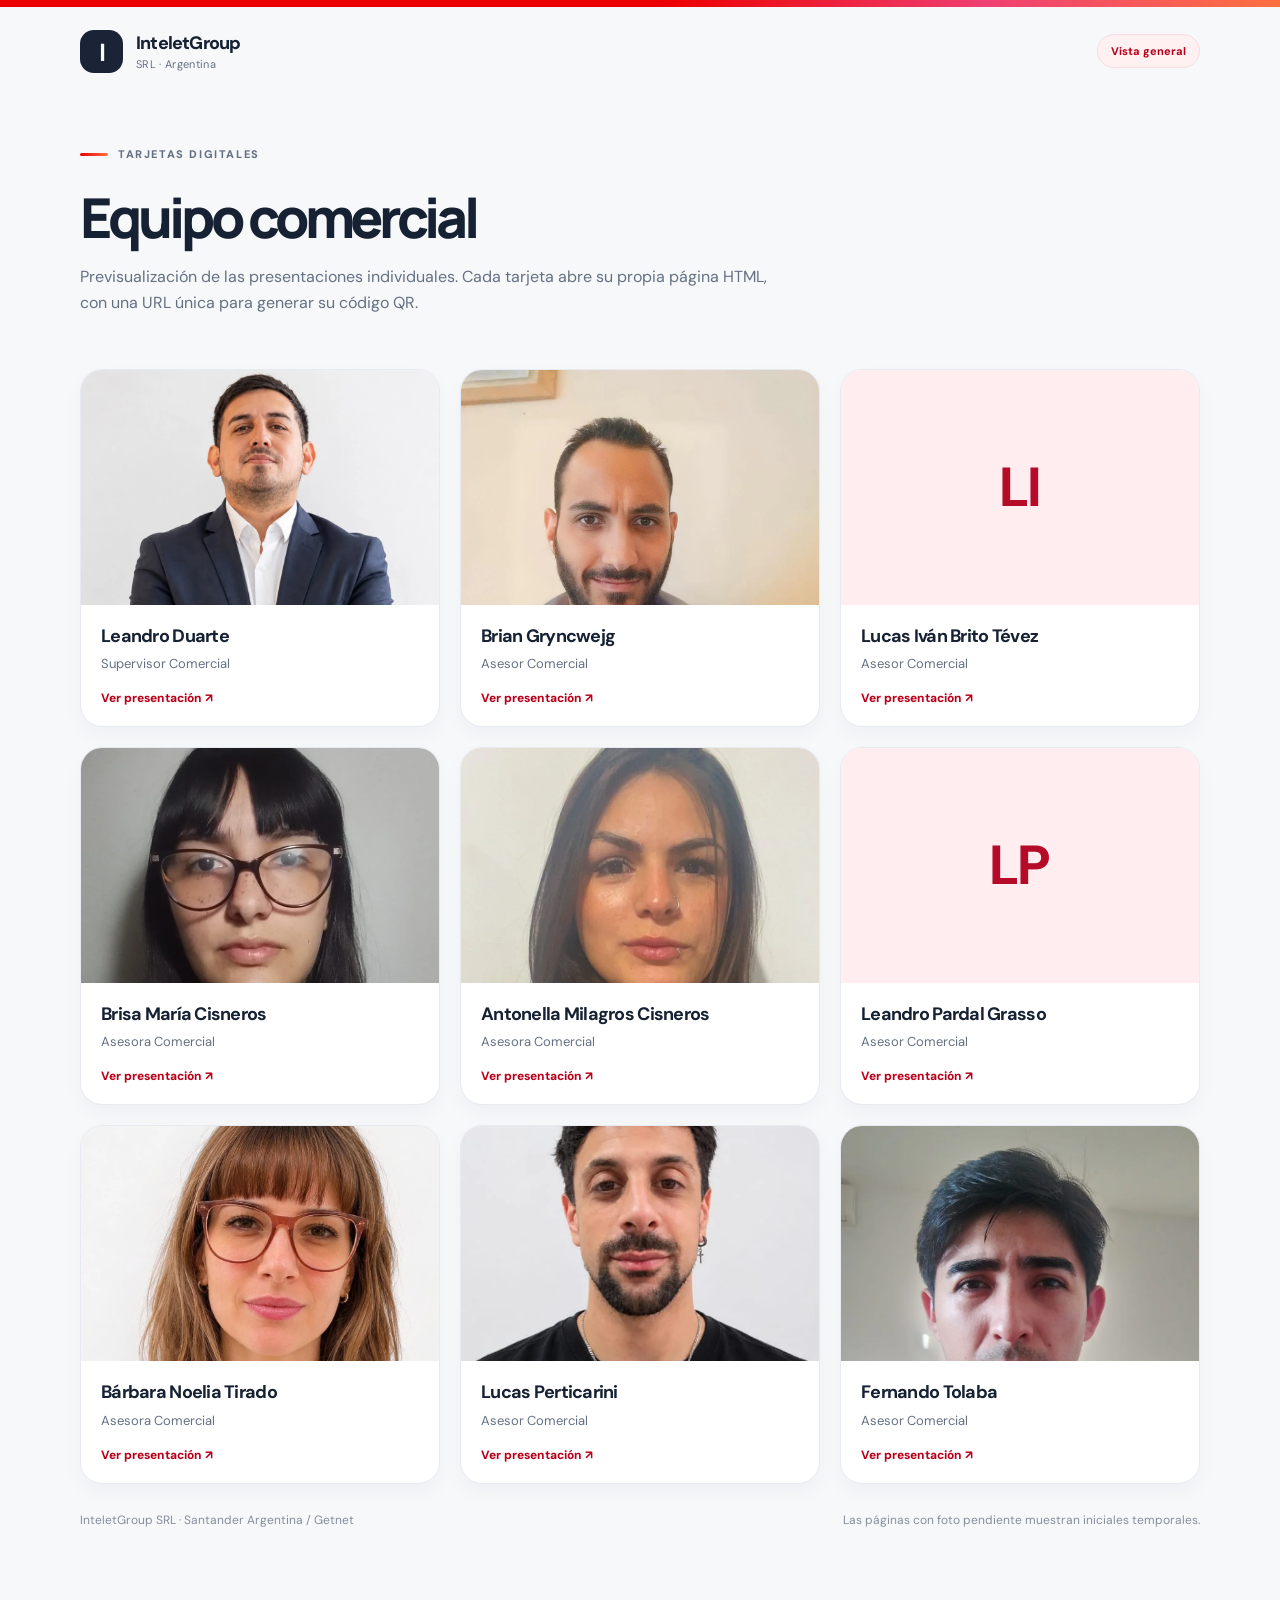
<file: index.html>
<!doctype html><html lang="es-AR"><head><meta charset="utf-8"><meta name="viewport" content="width=device-width,initial-scale=1"><meta name="robots" content="noindex,nofollow"><meta name="theme-color" content="#ec0000"><title>Presentaciones comerciales | InteletGroup SRL</title><link rel="stylesheet" href="assets/css/style.css"></head><body><div class="brand-stripe"></div><header class="site-header shell"><div class="site-brand"><div class="site-symbol">I</div><div class="brand-copy"><b>InteletGroup</b><small>SRL · Argentina</small></div></div><span class="tag-top">Vista general</span></header><main class="shell"><div class="index-head"><p class="eyebrow">Tarjetas digitales</p><h1>Equipo comercial</h1><p>Previsualización de las presentaciones individuales. Cada tarjeta abre su propia página HTML, con una URL única para generar su código QR.</p></div><div class="people"><a class="person" href="leandro-duarte/"><div class="person-image"><img src="assets/fotos/leandro-duarte.webp" alt="" loading="lazy"></div><div class="person-text"><strong>Leandro Duarte</strong><small>Supervisor Comercial</small><span class="go">Ver presentación ↗</span></div></a><a class="person" href="brian-gryncwejg/"><div class="person-image"><img src="assets/fotos/brian-gryncwejg.webp" alt="" loading="lazy"></div><div class="person-text"><strong>Brian Gryncwejg</strong><small>Asesor Comercial</small><span class="go">Ver presentación ↗</span></div></a><a class="person" href="lucas-ivan-brito-tevez/"><div class="person-image"><div class="no-photo">LI</div></div><div class="person-text"><strong>Lucas Iván Brito Tévez</strong><small>Asesor Comercial</small><span class="go">Ver presentación ↗</span></div></a><a class="person" href="brisa-maria-cisneros/"><div class="person-image"><img src="assets/fotos/brisa-maria-cisneros.webp" alt="" loading="lazy"></div><div class="person-text"><strong>Brisa María Cisneros</strong><small>Asesora Comercial</small><span class="go">Ver presentación ↗</span></div></a><a class="person" href="antonella-milagros-cisneros/"><div class="person-image"><img src="assets/fotos/antonella-milagros-cisneros.webp" alt="" loading="lazy"></div><div class="person-text"><strong>Antonella Milagros Cisneros</strong><small>Asesora Comercial</small><span class="go">Ver presentación ↗</span></div></a><a class="person" href="leandro-pardal-grasso/"><div class="person-image"><div class="no-photo">LP</div></div><div class="person-text"><strong>Leandro Pardal Grasso</strong><small>Asesor Comercial</small><span class="go">Ver presentación ↗</span></div></a><a class="person" href="barbara-noelia-tirado/"><div class="person-image"><img src="assets/fotos/barbara-noelia-tirado.webp" alt="" loading="lazy"></div><div class="person-text"><strong>Bárbara Noelia Tirado</strong><small>Asesora Comercial</small><span class="go">Ver presentación ↗</span></div></a><a class="person" href="lucas-perticarini/"><div class="person-image"><img src="assets/fotos/lucas-perticarini.webp" alt="" loading="lazy"></div><div class="person-text"><strong>Lucas Perticarini</strong><small>Asesor Comercial</small><span class="go">Ver presentación ↗</span></div></a><a class="person" href="fernando-tolaba/"><div class="person-image"><img src="assets/fotos/fernando-tolaba.webp" alt="" loading="lazy"></div><div class="person-text"><strong>Fernando Tolaba</strong><small>Asesor Comercial</small><span class="go">Ver presentación ↗</span></div></a></div><footer class="footer"><span>InteletGroup SRL · Santander Argentina / Getnet</span><span>Las páginas con foto pendiente muestran iniciales temporales.</span></footer></main></body></html>
</file>
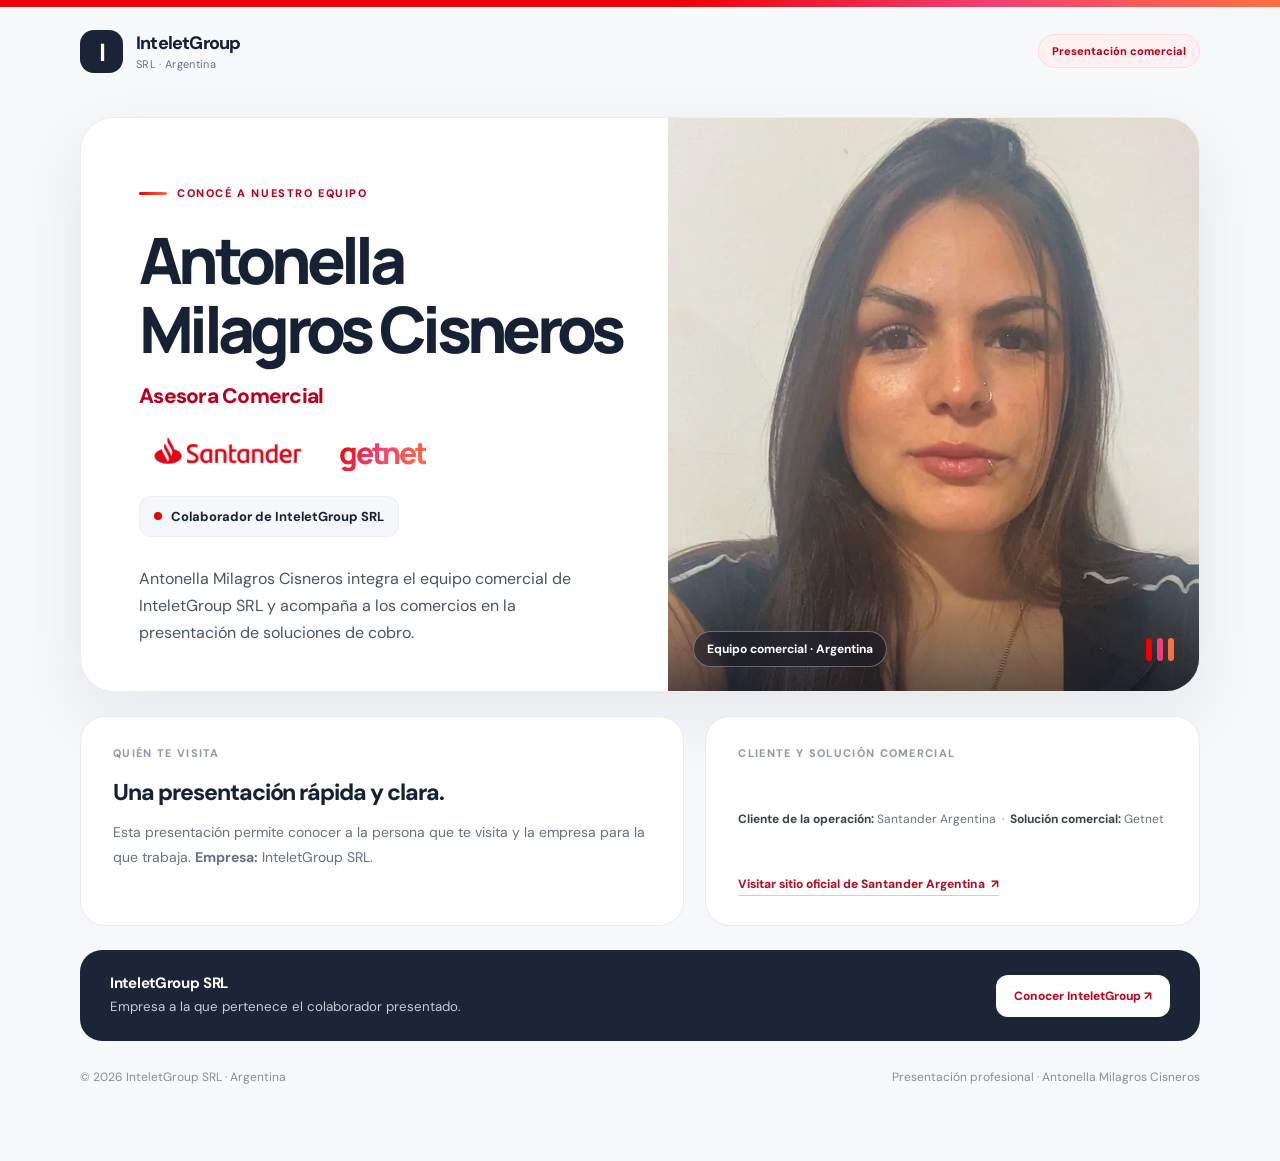
<file: antonella-milagros-cisneros/index.html>
<!doctype html>
<html lang="es-AR">
<head>
  <meta charset="utf-8"><meta name="viewport" content="width=device-width,initial-scale=1">
  <meta name="theme-color" content="#ec0000"><meta name="robots" content="noindex,nofollow">
  <meta name="description" content="Presentación de Antonella Milagros Cisneros, asesora comercial de InteletGroup SRL. Operación comercial Santander Argentina y Getnet.">
  <meta property="og:title" content="Antonella Milagros Cisneros · Asesora Comercial · InteletGroup SRL"><meta property="og:description" content="Presentación del equipo comercial de InteletGroup SRL para Santander Argentina y Getnet.">
  <title>Antonella Milagros Cisneros | Asesora Comercial | InteletGroup SRL</title>
  <link rel="stylesheet" href="../assets/css/style.css">
</head>
<body>
  <div class="brand-stripe" aria-hidden="true"></div>
  <header class="site-header shell">
    <div class="site-brand"><div class="site-symbol" aria-hidden="true">I</div><div class="brand-copy"><b>InteletGroup</b><small>SRL · Argentina</small></div></div>
    <span class="tag-top">Presentación comercial</span>
  </header>
  <main class="shell">
    <section class="hero" aria-labelledby="nombre">
      <div class="hero-copy">
        <p class="eyebrow">Conocé a nuestro equipo</p>
        <h1 id="nombre">Antonella Milagros Cisneros</h1>
        <p class="role">Asesora Comercial</p>
        <div class="hero-brand-logos">
          <a class="santander-logo-link" href="https://www.santander.com.ar/" target="_blank" rel="noopener noreferrer" aria-label="Abrir el sitio oficial de Santander Argentina" title="Santander Argentina — sitio oficial">
            <img class="santander-logo" src="../assets/logos/santander-argentina.png" alt="Santander" width="205" height="56">
          </a>
          <span class="getnet-word" aria-label="Getnet">getnet</span>
        </div>
        <div class="identity"><span class="point" aria-hidden="true"></span> Colaborador de InteletGroup SRL</div>
        <p class="desc">Antonella Milagros Cisneros integra el equipo comercial de InteletGroup SRL y acompaña a los comercios en la presentación de soluciones de cobro.</p>
      </div>
      <div class="hero-photo"><img class="photo" src="../assets/fotos/antonella-milagros-cisneros.webp" alt="Fotografía de Antonella Milagros Cisneros" width="900" height="1100">
        <div class="photo-overlay" aria-hidden="true"></div>
        <div class="photo-chip"><span class="tag">Equipo comercial · Argentina</span><span class="mini-bars" aria-hidden="true"><i></i><i></i><i></i></span></div>
      </div>
    </section>
    <section class="info-layout" aria-label="Información de la presentación">
      <div class="info-panel"><p class="kicker">Quién te visita</p><h2 class="info-title">Una presentación rápida y clara.</h2><p>Esta presentación permite conocer a la persona que te visita y la empresa para la que trabaja. <strong>Empresa:</strong> InteletGroup SRL.</p></div>
      <div class="brand-panel">
        <p class="kicker">Cliente y solución comercial</p>
        <p class="brand-label"><strong>Cliente de la operación:</strong> Santander Argentina &nbsp;·&nbsp; <strong>Solución comercial:</strong> Getnet</p>
        <a class="santander-official-link" href="https://www.santander.com.ar/" target="_blank" rel="noopener noreferrer">Visitar sitio oficial de Santander Argentina <span aria-hidden="true">↗</span></a>
      </div>
    </section>
    <div class="bottom"><div><b>InteletGroup SRL</b><small>Empresa a la que pertenece el colaborador presentado.</small></div><a href="https://www.inteletgroup.com/" target="_blank" rel="noopener noreferrer">Conocer InteletGroup ↗</a></div>
    <footer class="footer"><span>© 2026 InteletGroup SRL · Argentina</span><span>Presentación profesional · Antonella Milagros Cisneros</span></footer>
  </main>
</body>
</html>
</file>
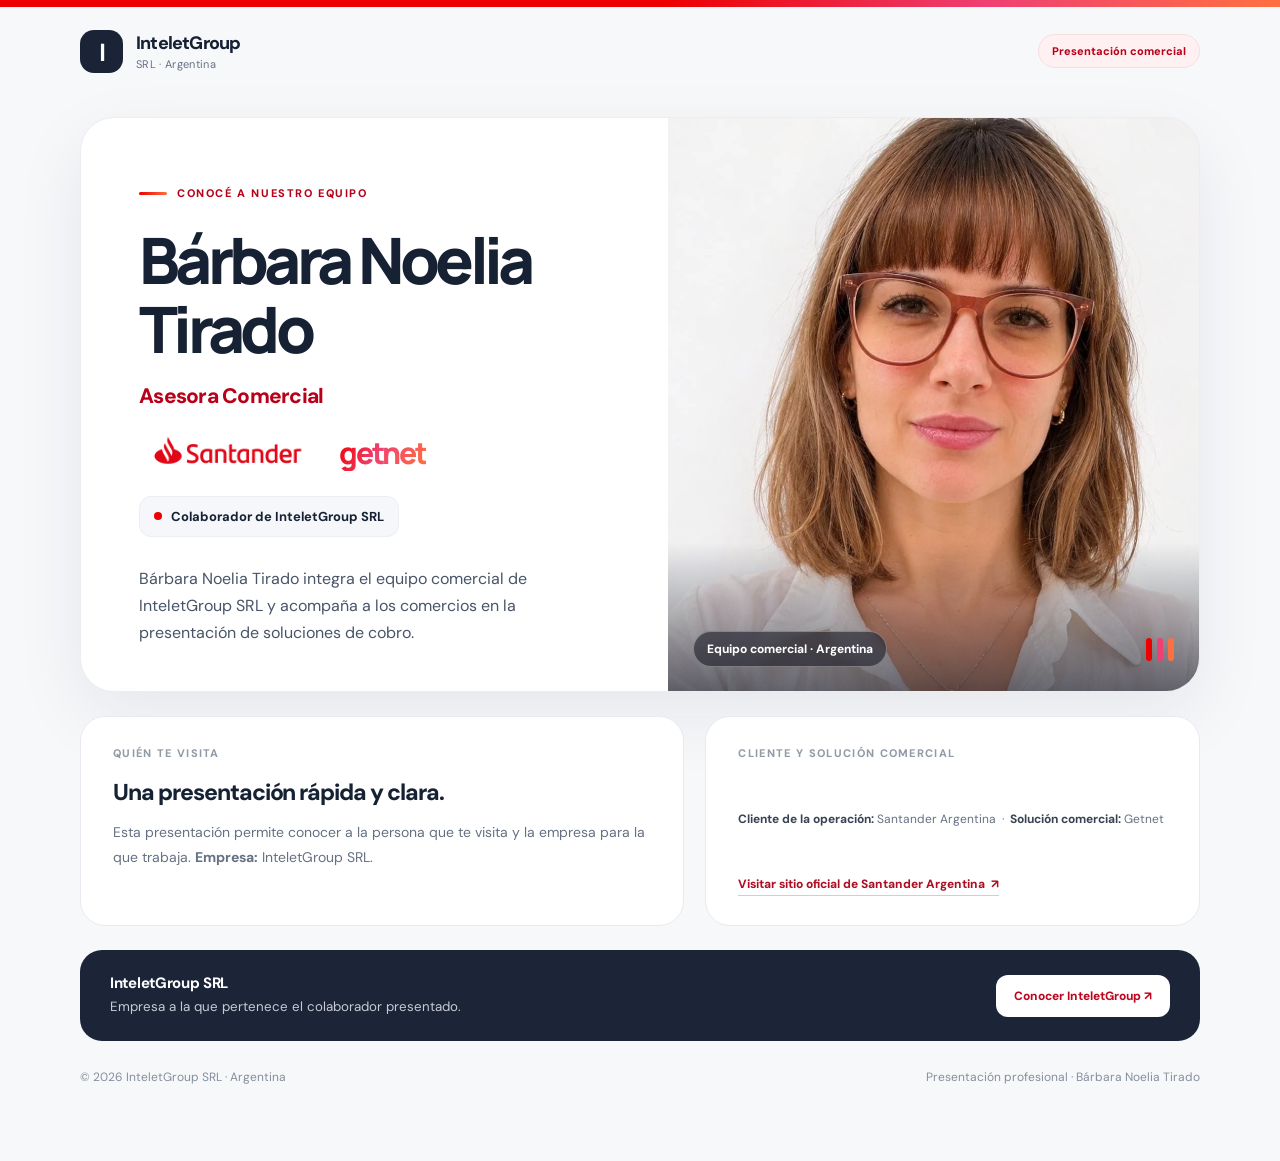
<file: barbara-noelia-tirado/index.html>
<!doctype html>
<html lang="es-AR">
<head>
  <meta charset="utf-8"><meta name="viewport" content="width=device-width,initial-scale=1">
  <meta name="theme-color" content="#ec0000"><meta name="robots" content="noindex,nofollow">
  <meta name="description" content="Presentación de Bárbara Noelia Tirado, asesora comercial de InteletGroup SRL. Operación comercial Santander Argentina y Getnet.">
  <meta property="og:title" content="Bárbara Noelia Tirado · Asesora Comercial · InteletGroup SRL"><meta property="og:description" content="Presentación del equipo comercial de InteletGroup SRL para Santander Argentina y Getnet.">
  <title>Bárbara Noelia Tirado | Asesora Comercial | InteletGroup SRL</title>
  <link rel="stylesheet" href="../assets/css/style.css">
</head>
<body>
  <div class="brand-stripe" aria-hidden="true"></div>
  <header class="site-header shell">
    <div class="site-brand"><div class="site-symbol" aria-hidden="true">I</div><div class="brand-copy"><b>InteletGroup</b><small>SRL · Argentina</small></div></div>
    <span class="tag-top">Presentación comercial</span>
  </header>
  <main class="shell">
    <section class="hero" aria-labelledby="nombre">
      <div class="hero-copy">
        <p class="eyebrow">Conocé a nuestro equipo</p>
        <h1 id="nombre">Bárbara Noelia Tirado</h1>
        <p class="role">Asesora Comercial</p>
        <div class="hero-brand-logos">
          <a class="santander-logo-link" href="https://www.santander.com.ar/" target="_blank" rel="noopener noreferrer" aria-label="Abrir el sitio oficial de Santander Argentina" title="Santander Argentina — sitio oficial">
            <img class="santander-logo" src="../assets/logos/santander-argentina.png" alt="Santander" width="205" height="56">
          </a>
          <span class="getnet-word" aria-label="Getnet">getnet</span>
        </div>
        <div class="identity"><span class="point" aria-hidden="true"></span> Colaborador de InteletGroup SRL</div>
        <p class="desc">Bárbara Noelia Tirado integra el equipo comercial de InteletGroup SRL y acompaña a los comercios en la presentación de soluciones de cobro.</p>
      </div>
      <div class="hero-photo"><img class="photo" src="../assets/fotos/barbara-noelia-tirado.webp" alt="Fotografía de Bárbara Noelia Tirado" width="900" height="1100">
        <div class="photo-overlay" aria-hidden="true"></div>
        <div class="photo-chip"><span class="tag">Equipo comercial · Argentina</span><span class="mini-bars" aria-hidden="true"><i></i><i></i><i></i></span></div>
      </div>
    </section>
    <section class="info-layout" aria-label="Información de la presentación">
      <div class="info-panel"><p class="kicker">Quién te visita</p><h2 class="info-title">Una presentación rápida y clara.</h2><p>Esta presentación permite conocer a la persona que te visita y la empresa para la que trabaja. <strong>Empresa:</strong> InteletGroup SRL.</p></div>
      <div class="brand-panel">
        <p class="kicker">Cliente y solución comercial</p>
        <p class="brand-label"><strong>Cliente de la operación:</strong> Santander Argentina &nbsp;·&nbsp; <strong>Solución comercial:</strong> Getnet</p>
        <a class="santander-official-link" href="https://www.santander.com.ar/" target="_blank" rel="noopener noreferrer">Visitar sitio oficial de Santander Argentina <span aria-hidden="true">↗</span></a>
      </div>
    </section>
    <div class="bottom"><div><b>InteletGroup SRL</b><small>Empresa a la que pertenece el colaborador presentado.</small></div><a href="https://www.inteletgroup.com/" target="_blank" rel="noopener noreferrer">Conocer InteletGroup ↗</a></div>
    <footer class="footer"><span>© 2026 InteletGroup SRL · Argentina</span><span>Presentación profesional · Bárbara Noelia Tirado</span></footer>
  </main>
</body>
</html>
</file>
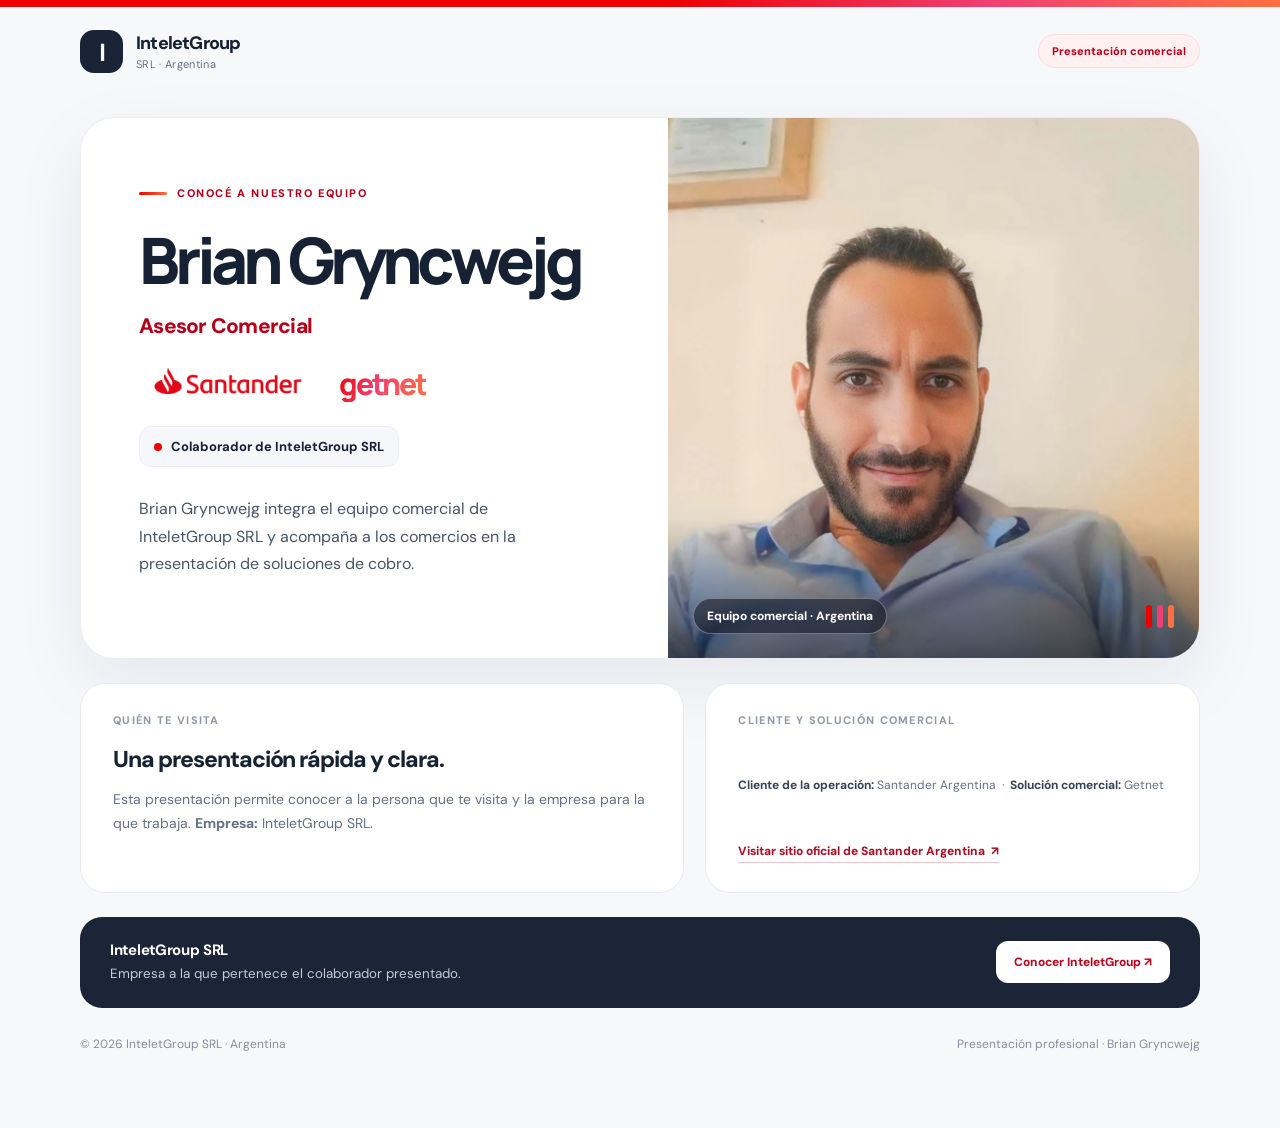
<file: brian-gryncwejg/index.html>
<!doctype html>
<html lang="es-AR">
<head>
  <meta charset="utf-8"><meta name="viewport" content="width=device-width,initial-scale=1">
  <meta name="theme-color" content="#ec0000"><meta name="robots" content="noindex,nofollow">
  <meta name="description" content="Presentación de Brian Gryncwejg, asesor comercial de InteletGroup SRL. Operación comercial Santander Argentina y Getnet.">
  <meta property="og:title" content="Brian Gryncwejg · Asesor Comercial · InteletGroup SRL"><meta property="og:description" content="Presentación del equipo comercial de InteletGroup SRL para Santander Argentina y Getnet.">
  <title>Brian Gryncwejg | Asesor Comercial | InteletGroup SRL</title>
  <link rel="stylesheet" href="../assets/css/style.css">
</head>
<body>
  <div class="brand-stripe" aria-hidden="true"></div>
  <header class="site-header shell">
    <div class="site-brand"><div class="site-symbol" aria-hidden="true">I</div><div class="brand-copy"><b>InteletGroup</b><small>SRL · Argentina</small></div></div>
    <span class="tag-top">Presentación comercial</span>
  </header>
  <main class="shell">
    <section class="hero" aria-labelledby="nombre">
      <div class="hero-copy">
        <p class="eyebrow">Conocé a nuestro equipo</p>
        <h1 id="nombre">Brian Gryncwejg</h1>
        <p class="role">Asesor Comercial</p>
        <div class="hero-brand-logos">
          <a class="santander-logo-link" href="https://www.santander.com.ar/" target="_blank" rel="noopener noreferrer" aria-label="Abrir el sitio oficial de Santander Argentina" title="Santander Argentina — sitio oficial">
            <img class="santander-logo" src="../assets/logos/santander-argentina.png" alt="Santander" width="205" height="56">
          </a>
          <span class="getnet-word" aria-label="Getnet">getnet</span>
        </div>
        <div class="identity"><span class="point" aria-hidden="true"></span> Colaborador de InteletGroup SRL</div>
        <p class="desc">Brian Gryncwejg integra el equipo comercial de InteletGroup SRL y acompaña a los comercios en la presentación de soluciones de cobro.</p>
      </div>
      <div class="hero-photo"><img class="photo" src="../assets/fotos/brian-gryncwejg.webp" alt="Fotografía de Brian Gryncwejg" width="900" height="1100">
        <div class="photo-overlay" aria-hidden="true"></div>
        <div class="photo-chip"><span class="tag">Equipo comercial · Argentina</span><span class="mini-bars" aria-hidden="true"><i></i><i></i><i></i></span></div>
      </div>
    </section>
    <section class="info-layout" aria-label="Información de la presentación">
      <div class="info-panel"><p class="kicker">Quién te visita</p><h2 class="info-title">Una presentación rápida y clara.</h2><p>Esta presentación permite conocer a la persona que te visita y la empresa para la que trabaja. <strong>Empresa:</strong> InteletGroup SRL.</p></div>
      <div class="brand-panel">
        <p class="kicker">Cliente y solución comercial</p>
        <p class="brand-label"><strong>Cliente de la operación:</strong> Santander Argentina &nbsp;·&nbsp; <strong>Solución comercial:</strong> Getnet</p>
        <a class="santander-official-link" href="https://www.santander.com.ar/" target="_blank" rel="noopener noreferrer">Visitar sitio oficial de Santander Argentina <span aria-hidden="true">↗</span></a>
      </div>
    </section>
    <div class="bottom"><div><b>InteletGroup SRL</b><small>Empresa a la que pertenece el colaborador presentado.</small></div><a href="https://www.inteletgroup.com/" target="_blank" rel="noopener noreferrer">Conocer InteletGroup ↗</a></div>
    <footer class="footer"><span>© 2026 InteletGroup SRL · Argentina</span><span>Presentación profesional · Brian Gryncwejg</span></footer>
  </main>
</body>
</html>
</file>
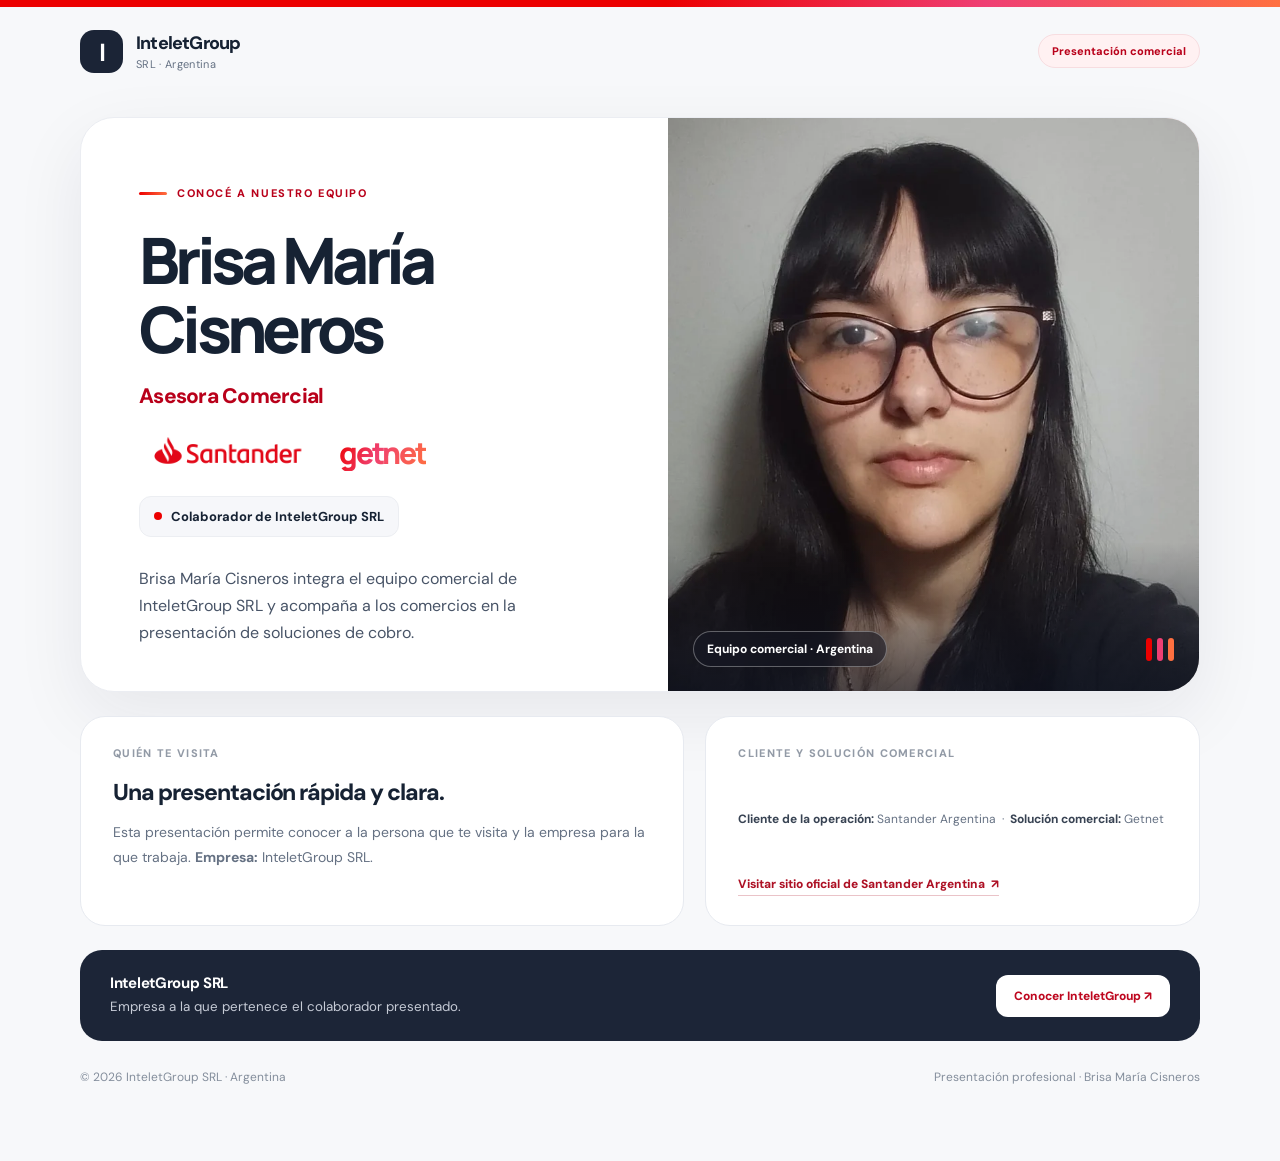
<file: brisa-maria-cisneros/index.html>
<!doctype html>
<html lang="es-AR">
<head>
  <meta charset="utf-8"><meta name="viewport" content="width=device-width,initial-scale=1">
  <meta name="theme-color" content="#ec0000"><meta name="robots" content="noindex,nofollow">
  <meta name="description" content="Presentación de Brisa María Cisneros, asesora comercial de InteletGroup SRL. Operación comercial Santander Argentina y Getnet.">
  <meta property="og:title" content="Brisa María Cisneros · Asesora Comercial · InteletGroup SRL"><meta property="og:description" content="Presentación del equipo comercial de InteletGroup SRL para Santander Argentina y Getnet.">
  <title>Brisa María Cisneros | Asesora Comercial | InteletGroup SRL</title>
  <link rel="stylesheet" href="../assets/css/style.css">
</head>
<body>
  <div class="brand-stripe" aria-hidden="true"></div>
  <header class="site-header shell">
    <div class="site-brand"><div class="site-symbol" aria-hidden="true">I</div><div class="brand-copy"><b>InteletGroup</b><small>SRL · Argentina</small></div></div>
    <span class="tag-top">Presentación comercial</span>
  </header>
  <main class="shell">
    <section class="hero" aria-labelledby="nombre">
      <div class="hero-copy">
        <p class="eyebrow">Conocé a nuestro equipo</p>
        <h1 id="nombre">Brisa María Cisneros</h1>
        <p class="role">Asesora Comercial</p>
        <div class="hero-brand-logos">
          <a class="santander-logo-link" href="https://www.santander.com.ar/" target="_blank" rel="noopener noreferrer" aria-label="Abrir el sitio oficial de Santander Argentina" title="Santander Argentina — sitio oficial">
            <img class="santander-logo" src="../assets/logos/santander-argentina.png" alt="Santander" width="205" height="56">
          </a>
          <span class="getnet-word" aria-label="Getnet">getnet</span>
        </div>
        <div class="identity"><span class="point" aria-hidden="true"></span> Colaborador de InteletGroup SRL</div>
        <p class="desc">Brisa María Cisneros integra el equipo comercial de InteletGroup SRL y acompaña a los comercios en la presentación de soluciones de cobro.</p>
      </div>
      <div class="hero-photo"><img class="photo" src="../assets/fotos/brisa-maria-cisneros.webp" alt="Fotografía de Brisa María Cisneros" width="900" height="1100">
        <div class="photo-overlay" aria-hidden="true"></div>
        <div class="photo-chip"><span class="tag">Equipo comercial · Argentina</span><span class="mini-bars" aria-hidden="true"><i></i><i></i><i></i></span></div>
      </div>
    </section>
    <section class="info-layout" aria-label="Información de la presentación">
      <div class="info-panel"><p class="kicker">Quién te visita</p><h2 class="info-title">Una presentación rápida y clara.</h2><p>Esta presentación permite conocer a la persona que te visita y la empresa para la que trabaja. <strong>Empresa:</strong> InteletGroup SRL.</p></div>
      <div class="brand-panel">
        <p class="kicker">Cliente y solución comercial</p>
        <p class="brand-label"><strong>Cliente de la operación:</strong> Santander Argentina &nbsp;·&nbsp; <strong>Solución comercial:</strong> Getnet</p>
        <a class="santander-official-link" href="https://www.santander.com.ar/" target="_blank" rel="noopener noreferrer">Visitar sitio oficial de Santander Argentina <span aria-hidden="true">↗</span></a>
      </div>
    </section>
    <div class="bottom"><div><b>InteletGroup SRL</b><small>Empresa a la que pertenece el colaborador presentado.</small></div><a href="https://www.inteletgroup.com/" target="_blank" rel="noopener noreferrer">Conocer InteletGroup ↗</a></div>
    <footer class="footer"><span>© 2026 InteletGroup SRL · Argentina</span><span>Presentación profesional · Brisa María Cisneros</span></footer>
  </main>
</body>
</html>
</file>
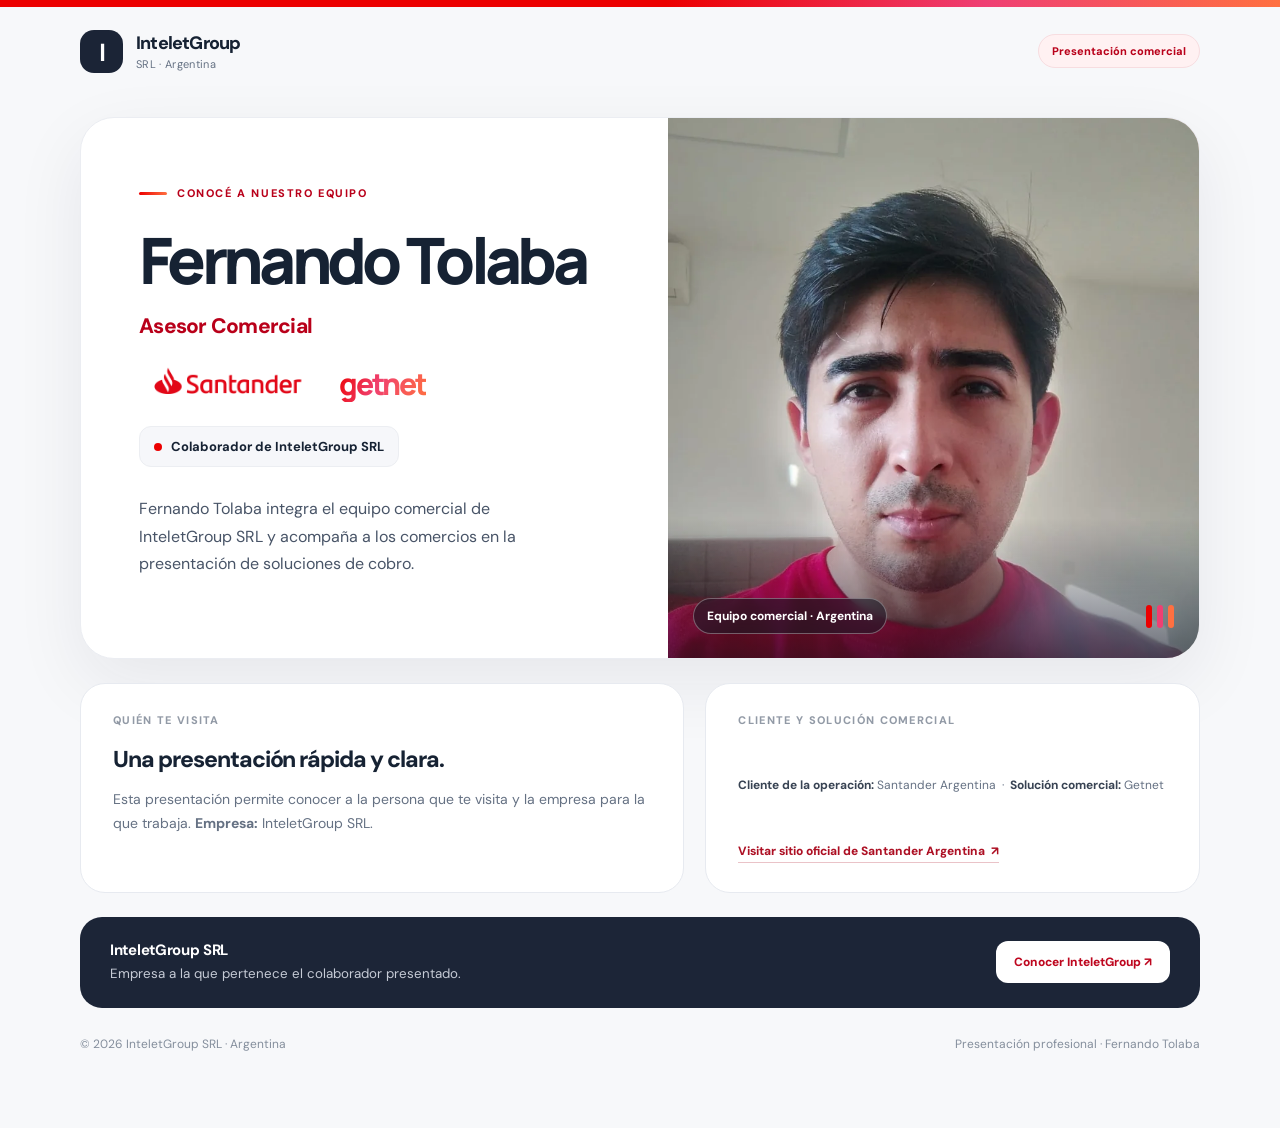
<file: fernando-tolaba/index.html>
<!doctype html>
<html lang="es-AR">
<head>
  <meta charset="utf-8"><meta name="viewport" content="width=device-width,initial-scale=1">
  <meta name="theme-color" content="#ec0000"><meta name="robots" content="noindex,nofollow">
  <meta name="description" content="Presentación de Fernando Tolaba, asesor comercial de InteletGroup SRL. Operación comercial Santander Argentina y Getnet.">
  <meta property="og:title" content="Fernando Tolaba · Asesor Comercial · InteletGroup SRL"><meta property="og:description" content="Presentación del equipo comercial de InteletGroup SRL para Santander Argentina y Getnet.">
  <title>Fernando Tolaba | Asesor Comercial | InteletGroup SRL</title>
  <link rel="stylesheet" href="../assets/css/style.css">
</head>
<body>
  <div class="brand-stripe" aria-hidden="true"></div>
  <header class="site-header shell">
    <div class="site-brand"><div class="site-symbol" aria-hidden="true">I</div><div class="brand-copy"><b>InteletGroup</b><small>SRL · Argentina</small></div></div>
    <span class="tag-top">Presentación comercial</span>
  </header>
  <main class="shell">
    <section class="hero" aria-labelledby="nombre">
      <div class="hero-copy">
        <p class="eyebrow">Conocé a nuestro equipo</p>
        <h1 id="nombre">Fernando Tolaba</h1>
        <p class="role">Asesor Comercial</p>
        <div class="hero-brand-logos">
          <a class="santander-logo-link" href="https://www.santander.com.ar/" target="_blank" rel="noopener noreferrer" aria-label="Abrir el sitio oficial de Santander Argentina" title="Santander Argentina — sitio oficial">
            <img class="santander-logo" src="../assets/logos/santander-argentina.png" alt="Santander" width="205" height="56">
          </a>
          <span class="getnet-word" aria-label="Getnet">getnet</span>
        </div>
        <div class="identity"><span class="point" aria-hidden="true"></span> Colaborador de InteletGroup SRL</div>
        <p class="desc">Fernando Tolaba integra el equipo comercial de InteletGroup SRL y acompaña a los comercios en la presentación de soluciones de cobro.</p>
      </div>
      <div class="hero-photo"><img class="photo" src="../assets/fotos/fernando-tolaba.webp" alt="Fotografía de Fernando Tolaba" width="900" height="1100">
        <div class="photo-overlay" aria-hidden="true"></div>
        <div class="photo-chip"><span class="tag">Equipo comercial · Argentina</span><span class="mini-bars" aria-hidden="true"><i></i><i></i><i></i></span></div>
      </div>
    </section>
    <section class="info-layout" aria-label="Información de la presentación">
      <div class="info-panel"><p class="kicker">Quién te visita</p><h2 class="info-title">Una presentación rápida y clara.</h2><p>Esta presentación permite conocer a la persona que te visita y la empresa para la que trabaja. <strong>Empresa:</strong> InteletGroup SRL.</p></div>
      <div class="brand-panel">
        <p class="kicker">Cliente y solución comercial</p>
        <p class="brand-label"><strong>Cliente de la operación:</strong> Santander Argentina &nbsp;·&nbsp; <strong>Solución comercial:</strong> Getnet</p>
        <a class="santander-official-link" href="https://www.santander.com.ar/" target="_blank" rel="noopener noreferrer">Visitar sitio oficial de Santander Argentina <span aria-hidden="true">↗</span></a>
      </div>
    </section>
    <div class="bottom"><div><b>InteletGroup SRL</b><small>Empresa a la que pertenece el colaborador presentado.</small></div><a href="https://www.inteletgroup.com/" target="_blank" rel="noopener noreferrer">Conocer InteletGroup ↗</a></div>
    <footer class="footer"><span>© 2026 InteletGroup SRL · Argentina</span><span>Presentación profesional · Fernando Tolaba</span></footer>
  </main>
</body>
</html>
</file>
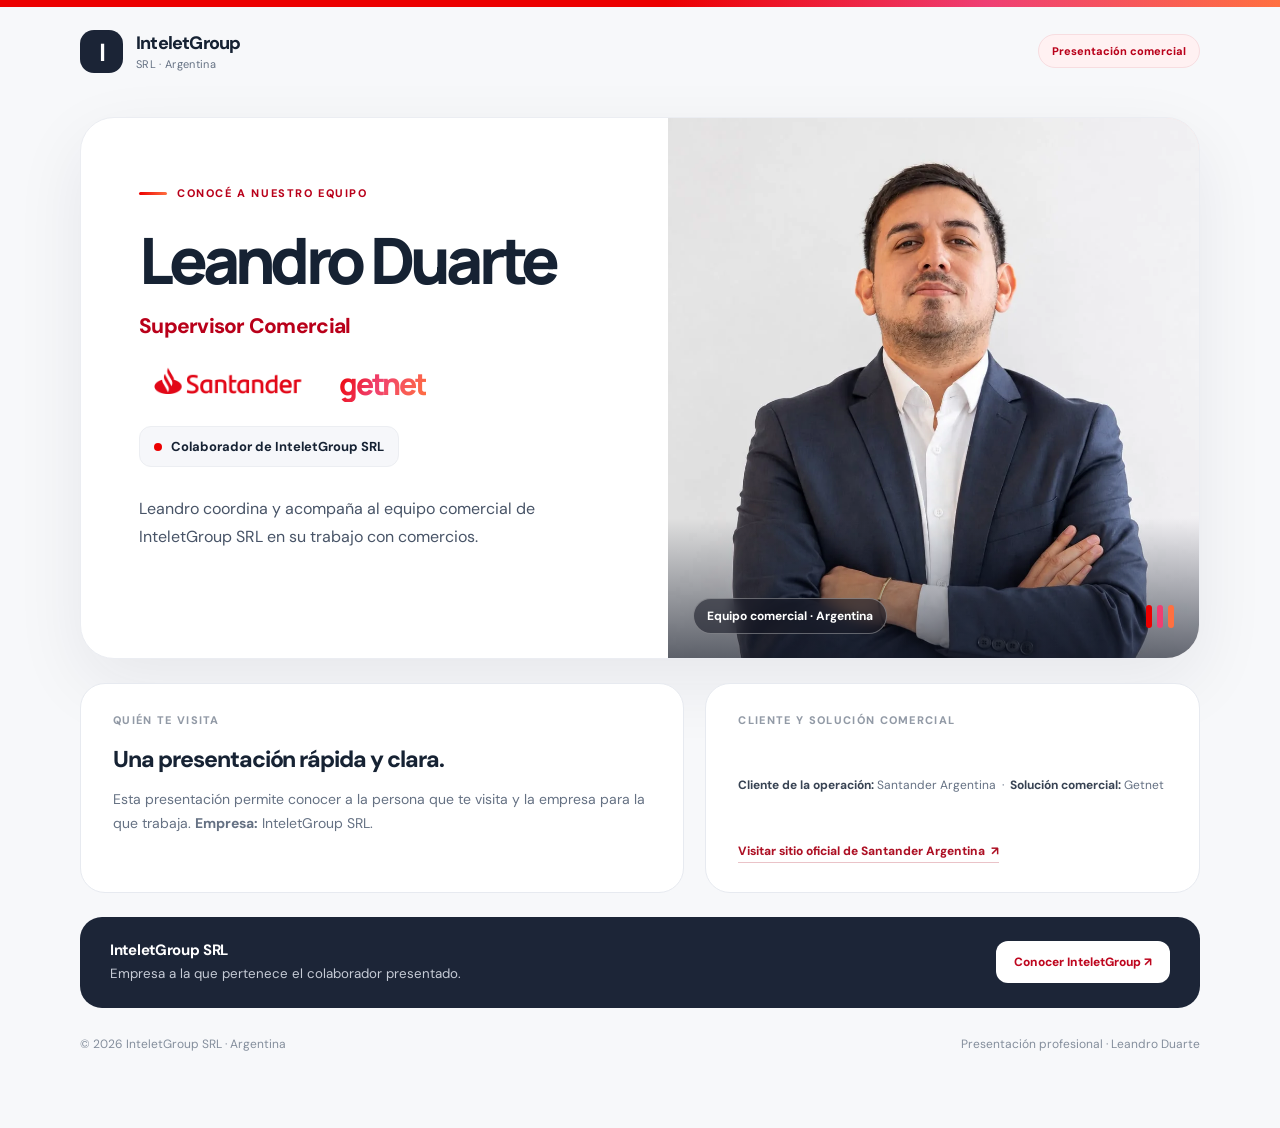
<file: leandro-duarte/index.html>
<!doctype html>
<html lang="es-AR">
<head>
  <meta charset="utf-8"><meta name="viewport" content="width=device-width,initial-scale=1">
  <meta name="theme-color" content="#ec0000"><meta name="robots" content="noindex,nofollow">
  <meta name="description" content="Presentación de Leandro Duarte, supervisor comercial de InteletGroup SRL. Operación comercial Santander Argentina y Getnet.">
  <meta property="og:title" content="Leandro Duarte · Supervisor Comercial · InteletGroup SRL"><meta property="og:description" content="Presentación del equipo comercial de InteletGroup SRL para Santander Argentina y Getnet.">
  <title>Leandro Duarte | Supervisor Comercial | InteletGroup SRL</title>
  <link rel="stylesheet" href="../assets/css/style.css">
</head>
<body>
  <div class="brand-stripe" aria-hidden="true"></div>
  <header class="site-header shell">
    <div class="site-brand"><div class="site-symbol" aria-hidden="true">I</div><div class="brand-copy"><b>InteletGroup</b><small>SRL · Argentina</small></div></div>
    <span class="tag-top">Presentación comercial</span>
  </header>
  <main class="shell">
    <section class="hero" aria-labelledby="nombre">
      <div class="hero-copy">
        <p class="eyebrow">Conocé a nuestro equipo</p>
        <h1 id="nombre">Leandro Duarte</h1>
        <p class="role">Supervisor Comercial</p>
        <div class="hero-brand-logos">
          <a class="santander-logo-link" href="https://www.santander.com.ar/" target="_blank" rel="noopener noreferrer" aria-label="Abrir el sitio oficial de Santander Argentina" title="Santander Argentina — sitio oficial">
            <img class="santander-logo" src="../assets/logos/santander-argentina.png" alt="Santander" width="205" height="56">
          </a>
          <span class="getnet-word" aria-label="Getnet">getnet</span>
        </div>
        <div class="identity"><span class="point" aria-hidden="true"></span> Colaborador de InteletGroup SRL</div>
        <p class="desc">Leandro coordina y acompaña al equipo comercial de InteletGroup SRL en su trabajo con comercios.</p>
      </div>
      <div class="hero-photo"><img class="photo" src="../assets/fotos/leandro-duarte.webp" alt="Fotografía de Leandro Duarte" width="900" height="1100">
        <div class="photo-overlay" aria-hidden="true"></div>
        <div class="photo-chip"><span class="tag">Equipo comercial · Argentina</span><span class="mini-bars" aria-hidden="true"><i></i><i></i><i></i></span></div>
      </div>
    </section>
    <section class="info-layout" aria-label="Información de la presentación">
      <div class="info-panel"><p class="kicker">Quién te visita</p><h2 class="info-title">Una presentación rápida y clara.</h2><p>Esta presentación permite conocer a la persona que te visita y la empresa para la que trabaja. <strong>Empresa:</strong> InteletGroup SRL.</p></div>
      <div class="brand-panel">
        <p class="kicker">Cliente y solución comercial</p>
        <p class="brand-label"><strong>Cliente de la operación:</strong> Santander Argentina &nbsp;·&nbsp; <strong>Solución comercial:</strong> Getnet</p>
        <a class="santander-official-link" href="https://www.santander.com.ar/" target="_blank" rel="noopener noreferrer">Visitar sitio oficial de Santander Argentina <span aria-hidden="true">↗</span></a>
      </div>
    </section>
    <div class="bottom"><div><b>InteletGroup SRL</b><small>Empresa a la que pertenece el colaborador presentado.</small></div><a href="https://www.inteletgroup.com/" target="_blank" rel="noopener noreferrer">Conocer InteletGroup ↗</a></div>
    <footer class="footer"><span>© 2026 InteletGroup SRL · Argentina</span><span>Presentación profesional · Leandro Duarte</span></footer>
  </main>
</body>
</html>
</file>
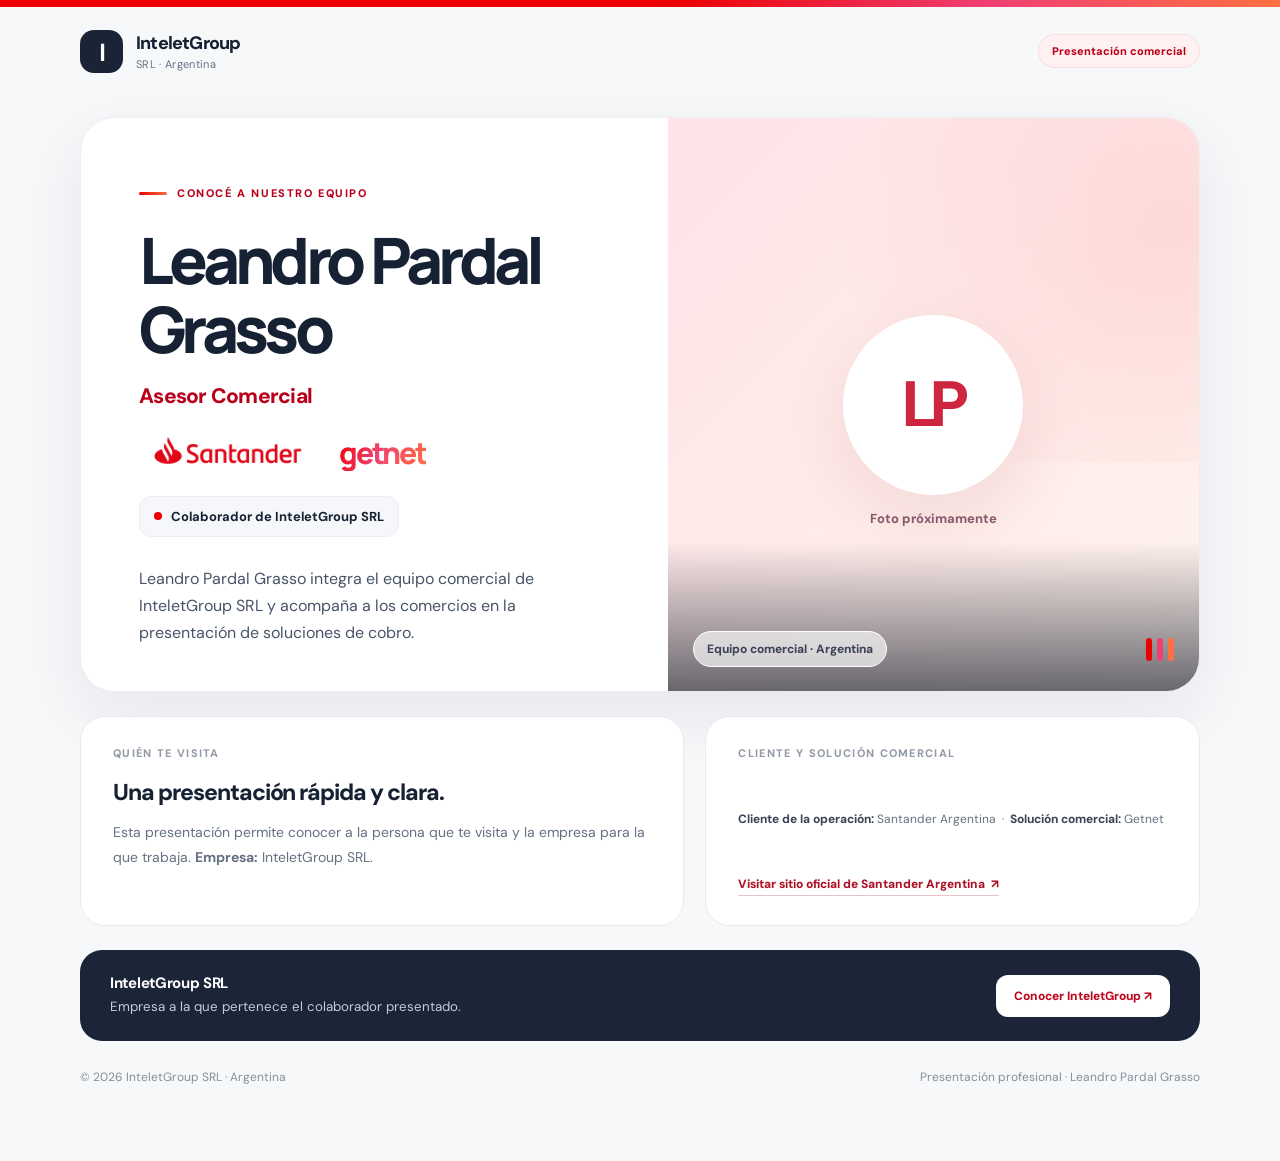
<file: leandro-pardal-grasso/index.html>
<!doctype html>
<html lang="es-AR">
<head>
  <meta charset="utf-8"><meta name="viewport" content="width=device-width,initial-scale=1">
  <meta name="theme-color" content="#ec0000"><meta name="robots" content="noindex,nofollow">
  <meta name="description" content="Presentación de Leandro Pardal Grasso, asesor comercial de InteletGroup SRL. Operación comercial Santander Argentina y Getnet.">
  <meta property="og:title" content="Leandro Pardal Grasso · Asesor Comercial · InteletGroup SRL"><meta property="og:description" content="Presentación del equipo comercial de InteletGroup SRL para Santander Argentina y Getnet.">
  <title>Leandro Pardal Grasso | Asesor Comercial | InteletGroup SRL</title>
  <link rel="stylesheet" href="../assets/css/style.css">
</head>
<body>
  <div class="brand-stripe" aria-hidden="true"></div>
  <header class="site-header shell">
    <div class="site-brand"><div class="site-symbol" aria-hidden="true">I</div><div class="brand-copy"><b>InteletGroup</b><small>SRL · Argentina</small></div></div>
    <span class="tag-top">Presentación comercial</span>
  </header>
  <main class="shell">
    <section class="hero" aria-labelledby="nombre">
      <div class="hero-copy">
        <p class="eyebrow">Conocé a nuestro equipo</p>
        <h1 id="nombre">Leandro Pardal Grasso</h1>
        <p class="role">Asesor Comercial</p>
        <div class="hero-brand-logos">
          <a class="santander-logo-link" href="https://www.santander.com.ar/" target="_blank" rel="noopener noreferrer" aria-label="Abrir el sitio oficial de Santander Argentina" title="Santander Argentina — sitio oficial">
            <img class="santander-logo" src="../assets/logos/santander-argentina.png" alt="Santander" width="205" height="56">
          </a>
          <span class="getnet-word" aria-label="Getnet">getnet</span>
        </div>
        <div class="identity"><span class="point" aria-hidden="true"></span> Colaborador de InteletGroup SRL</div>
        <p class="desc">Leandro Pardal Grasso integra el equipo comercial de InteletGroup SRL y acompaña a los comercios en la presentación de soluciones de cobro.</p>
      </div>
      <div class="hero-photo"><div class="placeholder" aria-label="Fotografía pendiente">LP</div><div class="placeholder-sub">Foto próximamente</div>
        <div class="photo-overlay" aria-hidden="true"></div>
        <div class="photo-chip placeholder-version"><span class="tag">Equipo comercial · Argentina</span><span class="mini-bars" aria-hidden="true"><i></i><i></i><i></i></span></div>
      </div>
    </section>
    <section class="info-layout" aria-label="Información de la presentación">
      <div class="info-panel"><p class="kicker">Quién te visita</p><h2 class="info-title">Una presentación rápida y clara.</h2><p>Esta presentación permite conocer a la persona que te visita y la empresa para la que trabaja. <strong>Empresa:</strong> InteletGroup SRL.</p></div>
      <div class="brand-panel">
        <p class="kicker">Cliente y solución comercial</p>
        <p class="brand-label"><strong>Cliente de la operación:</strong> Santander Argentina &nbsp;·&nbsp; <strong>Solución comercial:</strong> Getnet</p>
        <a class="santander-official-link" href="https://www.santander.com.ar/" target="_blank" rel="noopener noreferrer">Visitar sitio oficial de Santander Argentina <span aria-hidden="true">↗</span></a>
      </div>
    </section>
    <div class="bottom"><div><b>InteletGroup SRL</b><small>Empresa a la que pertenece el colaborador presentado.</small></div><a href="https://www.inteletgroup.com/" target="_blank" rel="noopener noreferrer">Conocer InteletGroup ↗</a></div>
    <footer class="footer"><span>© 2026 InteletGroup SRL · Argentina</span><span>Presentación profesional · Leandro Pardal Grasso</span></footer>
  </main>
</body>
</html>
</file>
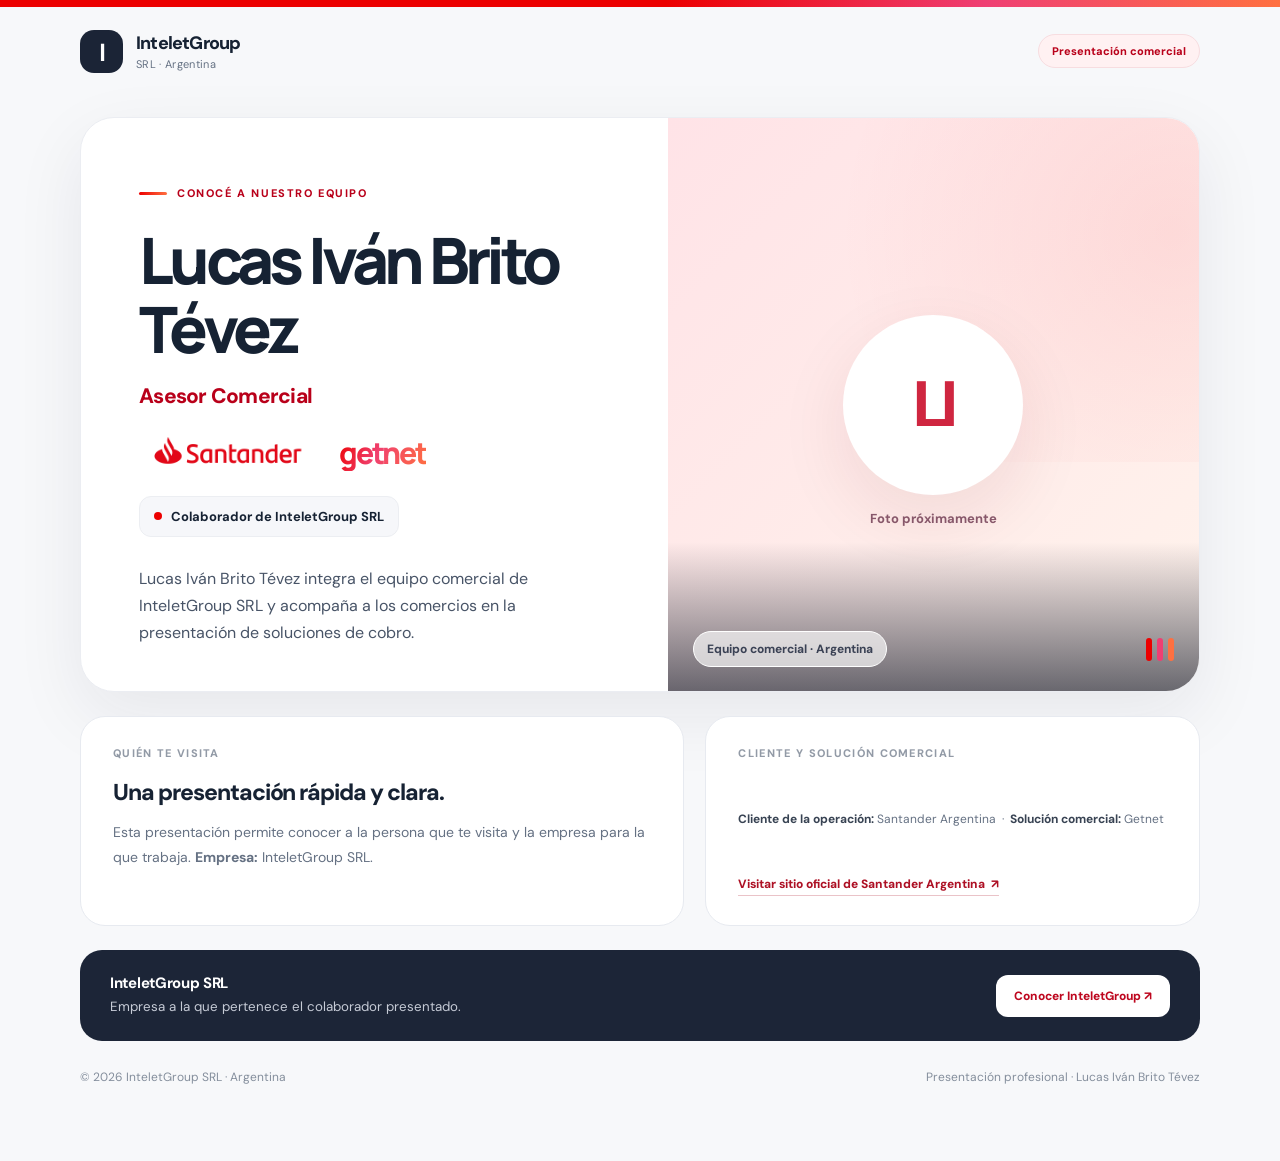
<file: lucas-ivan-brito-tevez/index.html>
<!doctype html>
<html lang="es-AR">
<head>
  <meta charset="utf-8"><meta name="viewport" content="width=device-width,initial-scale=1">
  <meta name="theme-color" content="#ec0000"><meta name="robots" content="noindex,nofollow">
  <meta name="description" content="Presentación de Lucas Iván Brito Tévez, asesor comercial de InteletGroup SRL. Operación comercial Santander Argentina y Getnet.">
  <meta property="og:title" content="Lucas Iván Brito Tévez · Asesor Comercial · InteletGroup SRL"><meta property="og:description" content="Presentación del equipo comercial de InteletGroup SRL para Santander Argentina y Getnet.">
  <title>Lucas Iván Brito Tévez | Asesor Comercial | InteletGroup SRL</title>
  <link rel="stylesheet" href="../assets/css/style.css">
</head>
<body>
  <div class="brand-stripe" aria-hidden="true"></div>
  <header class="site-header shell">
    <div class="site-brand"><div class="site-symbol" aria-hidden="true">I</div><div class="brand-copy"><b>InteletGroup</b><small>SRL · Argentina</small></div></div>
    <span class="tag-top">Presentación comercial</span>
  </header>
  <main class="shell">
    <section class="hero" aria-labelledby="nombre">
      <div class="hero-copy">
        <p class="eyebrow">Conocé a nuestro equipo</p>
        <h1 id="nombre">Lucas Iván Brito Tévez</h1>
        <p class="role">Asesor Comercial</p>
        <div class="hero-brand-logos">
          <a class="santander-logo-link" href="https://www.santander.com.ar/" target="_blank" rel="noopener noreferrer" aria-label="Abrir el sitio oficial de Santander Argentina" title="Santander Argentina — sitio oficial">
            <img class="santander-logo" src="../assets/logos/santander-argentina.png" alt="Santander" width="205" height="56">
          </a>
          <span class="getnet-word" aria-label="Getnet">getnet</span>
        </div>
        <div class="identity"><span class="point" aria-hidden="true"></span> Colaborador de InteletGroup SRL</div>
        <p class="desc">Lucas Iván Brito Tévez integra el equipo comercial de InteletGroup SRL y acompaña a los comercios en la presentación de soluciones de cobro.</p>
      </div>
      <div class="hero-photo"><div class="placeholder" aria-label="Fotografía pendiente">LI</div><div class="placeholder-sub">Foto próximamente</div>
        <div class="photo-overlay" aria-hidden="true"></div>
        <div class="photo-chip placeholder-version"><span class="tag">Equipo comercial · Argentina</span><span class="mini-bars" aria-hidden="true"><i></i><i></i><i></i></span></div>
      </div>
    </section>
    <section class="info-layout" aria-label="Información de la presentación">
      <div class="info-panel"><p class="kicker">Quién te visita</p><h2 class="info-title">Una presentación rápida y clara.</h2><p>Esta presentación permite conocer a la persona que te visita y la empresa para la que trabaja. <strong>Empresa:</strong> InteletGroup SRL.</p></div>
      <div class="brand-panel">
        <p class="kicker">Cliente y solución comercial</p>
        <p class="brand-label"><strong>Cliente de la operación:</strong> Santander Argentina &nbsp;·&nbsp; <strong>Solución comercial:</strong> Getnet</p>
        <a class="santander-official-link" href="https://www.santander.com.ar/" target="_blank" rel="noopener noreferrer">Visitar sitio oficial de Santander Argentina <span aria-hidden="true">↗</span></a>
      </div>
    </section>
    <div class="bottom"><div><b>InteletGroup SRL</b><small>Empresa a la que pertenece el colaborador presentado.</small></div><a href="https://www.inteletgroup.com/" target="_blank" rel="noopener noreferrer">Conocer InteletGroup ↗</a></div>
    <footer class="footer"><span>© 2026 InteletGroup SRL · Argentina</span><span>Presentación profesional · Lucas Iván Brito Tévez</span></footer>
  </main>
</body>
</html>
</file>
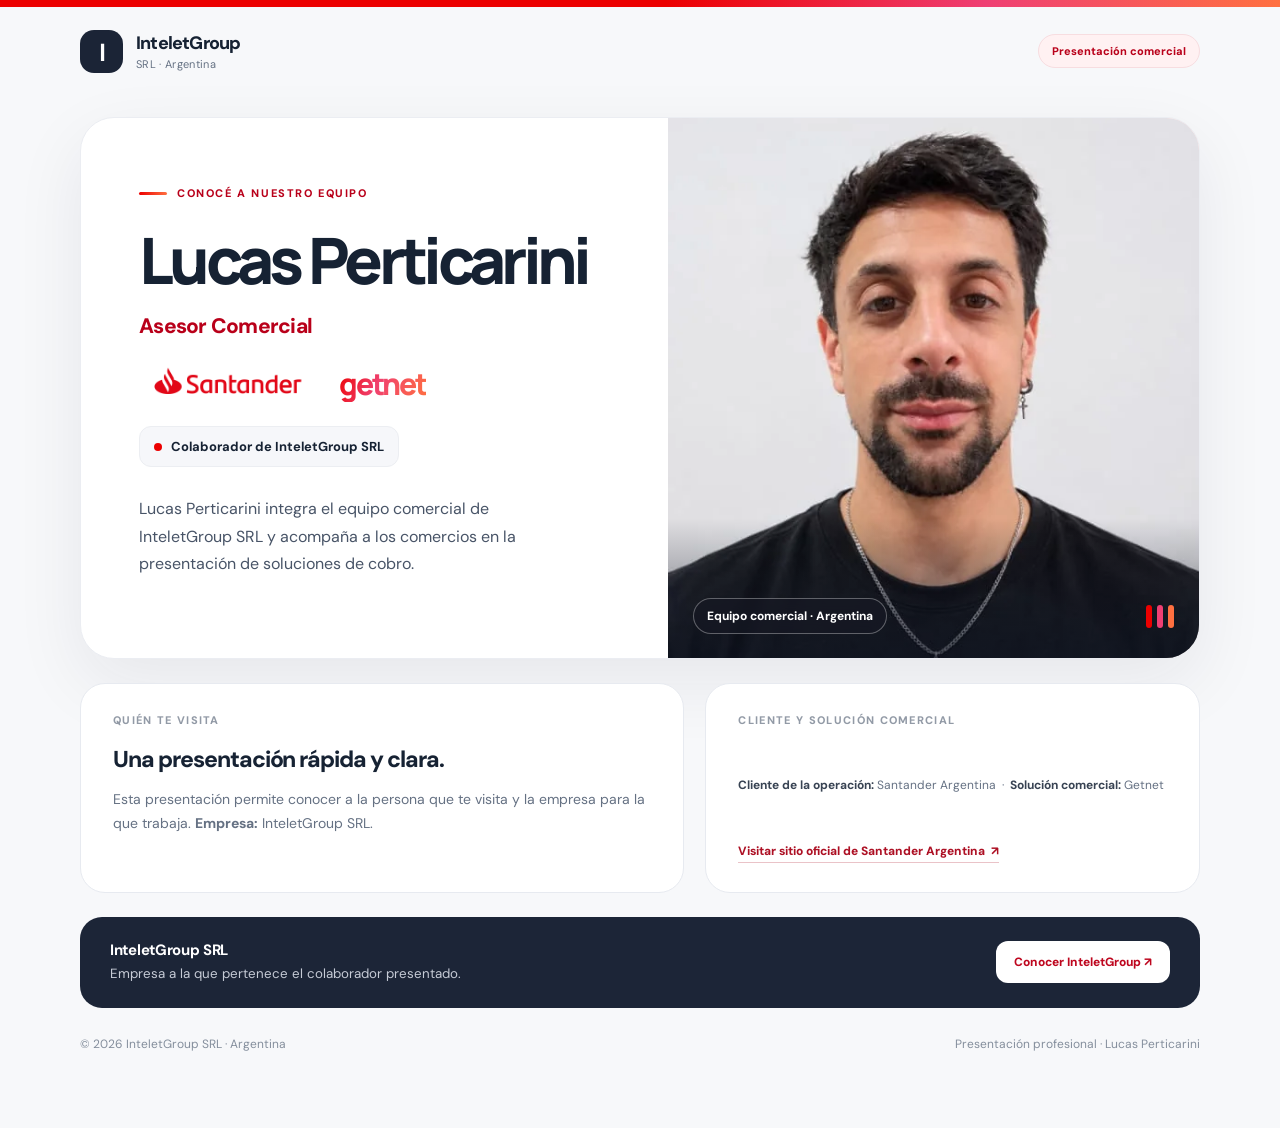
<file: lucas-perticarini/index.html>
<!doctype html>
<html lang="es-AR">
<head>
  <meta charset="utf-8"><meta name="viewport" content="width=device-width,initial-scale=1">
  <meta name="theme-color" content="#ec0000"><meta name="robots" content="noindex,nofollow">
  <meta name="description" content="Presentación de Lucas Perticarini, asesor comercial de InteletGroup SRL. Operación comercial Santander Argentina y Getnet.">
  <meta property="og:title" content="Lucas Perticarini · Asesor Comercial · InteletGroup SRL"><meta property="og:description" content="Presentación del equipo comercial de InteletGroup SRL para Santander Argentina y Getnet.">
  <title>Lucas Perticarini | Asesor Comercial | InteletGroup SRL</title>
  <link rel="stylesheet" href="../assets/css/style.css">
</head>
<body>
  <div class="brand-stripe" aria-hidden="true"></div>
  <header class="site-header shell">
    <div class="site-brand"><div class="site-symbol" aria-hidden="true">I</div><div class="brand-copy"><b>InteletGroup</b><small>SRL · Argentina</small></div></div>
    <span class="tag-top">Presentación comercial</span>
  </header>
  <main class="shell">
    <section class="hero" aria-labelledby="nombre">
      <div class="hero-copy">
        <p class="eyebrow">Conocé a nuestro equipo</p>
        <h1 id="nombre">Lucas Perticarini</h1>
        <p class="role">Asesor Comercial</p>
        <div class="hero-brand-logos">
          <a class="santander-logo-link" href="https://www.santander.com.ar/" target="_blank" rel="noopener noreferrer" aria-label="Abrir el sitio oficial de Santander Argentina" title="Santander Argentina — sitio oficial">
            <img class="santander-logo" src="../assets/logos/santander-argentina.png" alt="Santander" width="205" height="56">
          </a>
          <span class="getnet-word" aria-label="Getnet">getnet</span>
        </div>
        <div class="identity"><span class="point" aria-hidden="true"></span> Colaborador de InteletGroup SRL</div>
        <p class="desc">Lucas Perticarini integra el equipo comercial de InteletGroup SRL y acompaña a los comercios en la presentación de soluciones de cobro.</p>
      </div>
      <div class="hero-photo"><img class="photo photo-lucas" src="../assets/fotos/lucas-perticarini.webp" alt="Fotografía de Lucas Perticarini" width="900" height="1100">
        <div class="photo-overlay" aria-hidden="true"></div>
        <div class="photo-chip"><span class="tag">Equipo comercial · Argentina</span><span class="mini-bars" aria-hidden="true"><i></i><i></i><i></i></span></div>
      </div>
    </section>
    <section class="info-layout" aria-label="Información de la presentación">
      <div class="info-panel"><p class="kicker">Quién te visita</p><h2 class="info-title">Una presentación rápida y clara.</h2><p>Esta presentación permite conocer a la persona que te visita y la empresa para la que trabaja. <strong>Empresa:</strong> InteletGroup SRL.</p></div>
      <div class="brand-panel">
        <p class="kicker">Cliente y solución comercial</p>
        <p class="brand-label"><strong>Cliente de la operación:</strong> Santander Argentina &nbsp;·&nbsp; <strong>Solución comercial:</strong> Getnet</p>
        <a class="santander-official-link" href="https://www.santander.com.ar/" target="_blank" rel="noopener noreferrer">Visitar sitio oficial de Santander Argentina <span aria-hidden="true">↗</span></a>
      </div>
    </section>
    <div class="bottom"><div><b>InteletGroup SRL</b><small>Empresa a la que pertenece el colaborador presentado.</small></div><a href="https://www.inteletgroup.com/" target="_blank" rel="noopener noreferrer">Conocer InteletGroup ↗</a></div>
    <footer class="footer"><span>© 2026 InteletGroup SRL · Argentina</span><span>Presentación profesional · Lucas Perticarini</span></footer>
  </main>
</body>
</html>
</file>
<file: assets/css/style.css>
@import url('https://fonts.googleapis.com/css2?family=DM+Sans:wght@400;500;600;700;800&family=Manrope:wght@400;500;600;700;800&display=swap');
:root{--red:#ec0000;--deep:#b9001a;--pink:#ef3f73;--coral:#ff7040;--ink:#162233;--muted:#657183;--line:#e7eaf0;--paper:#f7f8fa;--white:#fff;--radius:25px}
*{box-sizing:border-box}html{scroll-behavior:smooth}body{margin:0;font-family:'DM Sans',system-ui,-apple-system,BlinkMacSystemFont,'Segoe UI',sans-serif;background:var(--paper);color:var(--ink);-webkit-font-smoothing:antialiased}a{color:inherit}a:focus-visible{outline:3px solid var(--coral);outline-offset:3px} .brand-stripe{height:7px;background:linear-gradient(90deg,var(--red) 0% 52%,var(--pink) 77%,var(--coral) 100%)}
.shell{width:min(1120px,calc(100% - 44px));margin-inline:auto}.site-header{height:88px;display:flex;align-items:center;justify-content:space-between;gap:16px}.site-brand{display:flex;align-items:center;gap:13px;text-decoration:none}.site-symbol{width:43px;height:43px;border-radius:14px;background:#1b2436;color:#fff;display:grid;place-items:center;font:800 24px Manrope,Arial,sans-serif;letter-spacing:-.07em}.brand-copy b{display:block;font-size:18px;font-weight:800;letter-spacing:-.045em}.brand-copy small{display:block;color:var(--muted);font-size:11px;letter-spacing:.03em;margin-top:2px}.tag-top{font-size:11px;font-weight:800;color:var(--deep);background:#fff1f2;border:1px solid #f7dde0;border-radius:100px;padding:9px 13px;white-space:nowrap}
main{padding:22px 0 76px}.hero{display:grid;grid-template-columns:1.05fr .95fr;gap:0;overflow:hidden;background:#fff;border-radius:34px;min-height:540px;box-shadow:0 24px 70px rgba(25,31,57,.075);border:1px solid #ebedf2}.hero-copy{padding:68px 42px 45px 58px;position:relative;z-index:1}.eyebrow{font-size:11px;font-weight:800;letter-spacing:.145em;text-transform:uppercase;color:var(--deep);margin:0 0 25px;display:flex;align-items:center;gap:10px}.eyebrow:before{content:'';width:28px;height:3px;border-radius:3px;background:linear-gradient(90deg,var(--red),var(--coral))}h1{font-family:Manrope,system-ui,sans-serif;font-weight:800;font-size:clamp(39px,5.0vw,69px);letter-spacing:-.073em;line-height:1.085;margin:0 0 18px;overflow-wrap:break-word}.role{font-size:21px;line-height:1.35;letter-spacing:-.035em;font-weight:800;margin:0 0 14px;color:var(--deep)}.identity{display:inline-flex;align-items:center;gap:9px;border-radius:12px;padding:11px 14px;background:#f6f7fa;border:1px solid #eceef2;font-size:13px;font-weight:700}.identity .point{background:var(--red);border-radius:50%;width:8px;height:8px}.desc{font-size:16px;line-height:1.7;max-width:435px;color:#485467;margin:28px 0 0}.hero-photo{position:relative;min-height:540px;background:linear-gradient(135deg,#ffe3e7,#fff3ec);display:flex;align-items:end;justify-content:center}.hero-photo:before{content:'';position:absolute;z-index:0;width:170%;height:80%;background:radial-gradient(circle at center,rgba(234,0,15,.08),transparent 66%);top:-20%;right:-80%}.photo{display:block;width:100%;height:100%;object-fit:cover;object-position:center 20%;position:absolute;inset:0}.photo-overlay{position:absolute;inset:auto 0 0;background:linear-gradient(0deg,rgba(13,19,34,.62),transparent);height:26%}.photo-chip{position:absolute;bottom:24px;left:25px;right:25px;display:flex;justify-content:space-between;align-items:center;gap:12px;color:#fff;z-index:2}.photo-chip .tag{padding:9px 13px;border-radius:30px;background:rgba(24,25,37,.58);border:1px solid rgba(255,255,255,.32);font-size:12px;font-weight:750;backdrop-filter:blur(7px)}.mini-bars{display:flex;align-items:center;gap:5px}.mini-bars i{display:block;height:23px;width:6px;border-radius:8px;background:var(--red)}.mini-bars i:nth-child(2){background:var(--pink)}.mini-bars i:nth-child(3){background:var(--coral)}.placeholder{position:relative;inset:0;margin:auto;width:180px;height:180px;border-radius:50%;display:grid;place-items:center;background:#fff;color:#cf2640;font-size:64px;font-weight:800;letter-spacing:-.06em;box-shadow:0 24px 70px rgba(115,18,38,.09)}.placeholder-sub{position:absolute;top:calc(50% + 105px);width:100%;text-align:center;font-size:13px;color:#87576a;font-weight:700}.photo-chip.placeholder-version{color:#3b4255}.photo-chip.placeholder-version .tag{background:rgba(255,255,255,.65);border:1px solid #fff}
.info-layout{display:grid;grid-template-columns:1.1fr .9fr;gap:21px;margin-top:24px}.info-panel,.brand-panel{background:#fff;border:1px solid var(--line);border-radius:25px;padding:29px 32px;min-height:210px}.kicker{color:#929aa6;font-size:11px;letter-spacing:.12em;text-transform:uppercase;font-weight:800;margin:0 0 18px}.info-title{font-size:23px;line-height:1.3;font-weight:800;letter-spacing:-.045em;margin:0 0 12px}.info-panel p:not(.kicker){font-size:14px;line-height:1.75;color:var(--muted);margin:0}.brand-panel{display:flex;flex-direction:column;justify-content:space-between}.brand-title{font-size:12px;font-weight:700;color:#6c7380;letter-spacing:.01em}.brand-logos{display:flex;align-items:center;justify-content:space-between;gap:18px;flex-wrap:wrap}.santander-word{font-family:Manrope,Arial,sans-serif;color:var(--red);font-size:clamp(23px,3vw,32px);font-weight:800;letter-spacing:-.055em}.santander-word:before{content:'◈';font-size:24px;vertical-align:middle;margin-right:8px}.getnet-word{font-family:Manrope,Arial,sans-serif;font-size:clamp(24px,3vw,33px);font-weight:800;letter-spacing:-.075em;background:linear-gradient(115deg,var(--red),#f0416f 45%,var(--coral));background-clip:text;-webkit-background-clip:text;color:transparent}.brand-label{font-size:11px;color:var(--muted);margin:10px 0 0}.brand-label strong{color:#384353}
.bottom{margin-top:24px;padding:23px 30px;display:flex;align-items:center;justify-content:space-between;gap:20px;background:#1c2537;color:white;border-radius:22px}.bottom b{display:block;font-size:15px;letter-spacing:-.02em}.bottom small{display:block;color:#c6cbd6;line-height:1.55;margin-top:4px}.bottom a{text-decoration:none;background:#fff;color:#be071f;font-size:12px;font-weight:800;border-radius:12px;padding:13px 18px;white-space:nowrap}.footer{font-size:12px;color:#848e9c;display:flex;justify-content:space-between;align-items:center;gap:18px;padding:28px 0 0}.footer span:last-child{text-align:right}
.index-head{padding:28px 0 13px}.index-head h1{font-size:clamp(36px,5vw,55px);margin:10px 0}.index-head p{color:#647082;max-width:710px;line-height:1.65}.people{display:grid;grid-template-columns:repeat(3,minmax(0,1fr));gap:20px;margin-top:23px}.person{background:#fff;border-radius:22px;overflow:hidden;border:1px solid var(--line);box-shadow:0 9px 20px rgba(30,35,60,.035);text-decoration:none;transition:transform .2s}.person:hover{transform:translateY(-4px)}.person-image{height:235px;background:#ffedf0;position:relative;overflow:hidden}.person-image img{width:100%;height:100%;object-fit:cover;object-position:center 20%}.person-image .no-photo{height:100%;display:grid;place-items:center;color:#b50b29;font-size:55px;font-weight:800}.person-text{padding:20px}.person-text strong{display:block;font-size:18px;line-height:1.3;letter-spacing:-.04em}.person-text small{display:block;color:var(--muted);font-size:13px;margin:7px 0 0}.person-text .go{display:block;color:var(--deep);font-size:12px;font-weight:800;margin-top:18px}
@media(max-width:850px){.hero-copy{padding:51px 30px}.hero{min-height:480px}.hero-photo{min-height:480px}.info-layout{grid-template-columns:1fr}.people{grid-template-columns:repeat(2,1fr)}}
@media(max-width:640px){.shell{width:calc(100% - 30px)}.site-header{height:72px}.site-symbol{height:40px;width:40px}.brand-copy b{font-size:16px}.tag-top{padding:7px 10px;font-size:9px}main{padding-top:5px;padding-bottom:38px}.hero{grid-template-columns:1fr;min-height:auto;border-radius:24px}.hero-photo{order:0;min-height:365px}.photo{object-position:center 16%}.hero-copy{order:1;padding:31px 25px 33px}h1{font-size:clamp(38px,10.5vw,54px)}.eyebrow{margin-bottom:17px}.role{font-size:19px}.desc{font-size:14px;margin-top:21px}.info-layout{gap:13px;margin-top:15px}.info-panel,.brand-panel{padding:25px 22px;min-height:180px}.brand-logos{gap:10px}.bottom{flex-direction:column;align-items:stretch;padding:24px;gap:17px}.bottom a{text-align:center}.footer{flex-direction:column;align-items:flex-start}.footer span:last-child{text-align:left}.people{grid-template-columns:1fr;gap:14px}.person-image{height:265px}.placeholder{width:145px;height:145px;font-size:48px}.placeholder-sub{top:calc(50% + 85px)}}
@media(prefers-reduced-motion:reduce){*{transition:none!important}html{scroll-behavior:auto}}

/* Identidad de las marcas comerciales con empresa contratista identificada por separado. */
.santander-logo-link{display:inline-flex;align-items:center;justify-content:flex-start;text-decoration:none;border-radius:10px;min-height:62px}
.santander-logo-link:focus-visible,.santander-official-link:focus-visible{outline:3px solid var(--coral);outline-offset:4px}
.santander-logo{width:205px;max-width:100%;height:auto;display:block;object-fit:contain}
.brand-panel .brand-logos{justify-content:flex-start;gap:clamp(16px,3vw,38px);margin:0 0 12px}
.brand-panel .getnet-word{font-size:clamp(25px,3vw,32px)}
.brand-panel .brand-label{font-size:12px;line-height:1.6;margin:0 0 12px}
.santander-official-link{display:inline-flex;align-items:center;gap:6px;width:fit-content;margin-top:4px;color:#ad1024;font-size:12px;font-weight:800;text-decoration:none;border-bottom:1px solid rgba(173,16,36,.25);padding-bottom:3px}
.santander-official-link:hover{border-bottom-color:#ad1024}
.site-footer-links{display:flex;align-items:center;flex-wrap:wrap;gap:10px 15px}
.site-footer-links a{color:#9b1831;font-weight:750;text-decoration:none;font-size:12px}
@media(max-width:640px){.brand-panel .brand-logos{gap:12px;align-items:center}.santander-logo{width:178px}.brand-panel .getnet-word{font-size:27px}}
@media(max-width:370px){.brand-panel .brand-logos{gap:12px}.santander-logo{width:154px}.brand-panel .getnet-word{font-size:25px}}

/* Los logos se muestran inmediatamente bajo el cargo, antes de la identificación del empleador. */
.hero-brand-logos{display:flex;align-items:center;gap:18px;flex-wrap:wrap;margin:18px 0 18px;max-width:100%}
.hero-brand-logos .santander-logo-link{min-height:auto;line-height:0}
.hero-brand-logos .santander-logo{width:182px;max-width:100%;height:auto}
.hero-brand-logos .getnet-word{font-size:30px;line-height:1.2;white-space:nowrap}
@media(max-width:640px){.hero-brand-logos{gap:12px;margin:18px 0 19px}.hero-brand-logos .santander-logo{width:164px}.hero-brand-logos .getnet-word{font-size:27px}}
@media(max-width:360px){.hero-brand-logos .santander-logo{width:147px}.hero-brand-logos .getnet-word{font-size:25px}}

/* Retrato Lucas: conservar el archivo original y encuadrarlo sobre el rostro. */
.photo.photo-lucas{object-position:center 51%}
@media(max-width:640px){.photo.photo-lucas{object-position:center 51%}}

/* Mismo retrato de Lucas en la portada, centrado para que el rostro quede visible. */
.person-image img[src$="lucas-perticarini.webp"]{object-position:center 51%}
</file>
